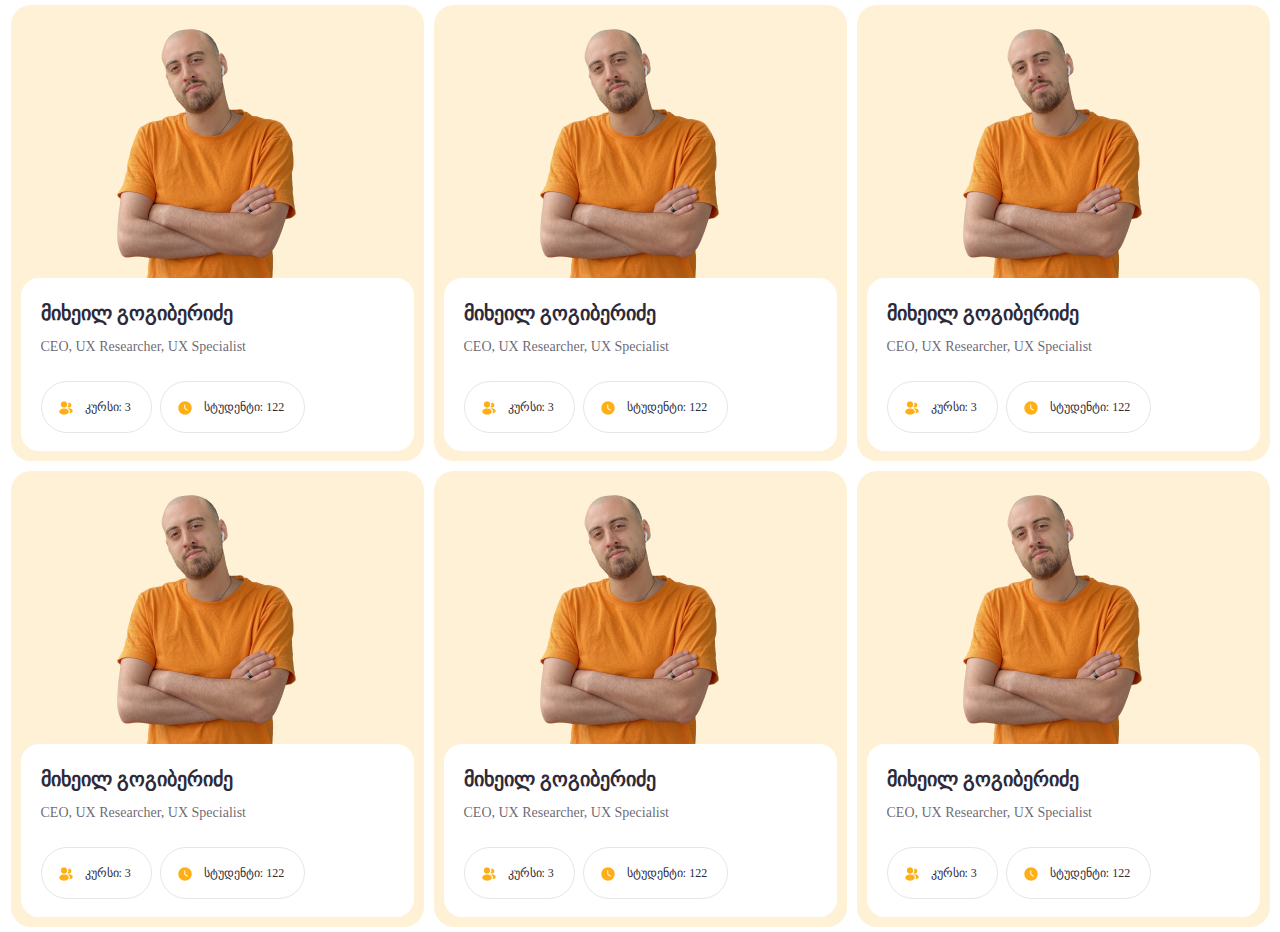
<file: index.html>
<!DOCTYPE html>
<html lang="en">
<head>
    <meta charset="UTF-8">
    <meta http-equiv="X-UA-Compatible" content="IE=edge">
    <meta name="viewport" content="width=device-width, initial-scale=1.0">
    <link href="https://cdn.jsdelivr.net/npm/bootstrap@5.0.2/dist/css/bootstrap.min.css" rel="stylesheet" integrity="sha384-EVSTQN3/azprG1Anm3QDgpJLIm9Nao0Yz1ztcQTwFspd3yD65VohhpuuCOmLASjC" crossorigin="anonymous">
    <link rel="stylesheet" href="./reset.css">
    <link rel="stylesheet" href="./style.css">
    <title>WTF</title>
</head>
<body>
    
    <section class="mainSec">
      <div class="firstSec">
        <a class="cardlink" href="#">
        <div class="sliderCard">
          <img class="sliderImg" src="./images/Mikheil 13.png" alt="13">
          <div class="sliderBox">
            <h4>მიხეილ გოგიბერიძე</h4>
            <p class="prof">CEO, UX Researcher, UX Specialist</p>
            <div class="slCourses">
              <p><img class="clck" src="./images/yellowman.png" alt=""> კურსი: 3</p>
              <p><img class="many" src="./images/clock.png" alt=""> სტუდენტი: 122</p>
            </div>
          </div>
        </a>
        </div>

        <a class="cardlink" href="#">
        <div class="sliderCard">
          <img class="sliderImg" src="./images/Mikheil 13.png" alt="13">
          <div class="sliderBox">
            <h4>მიხეილ გოგიბერიძე</h4>
            <p class="prof">CEO, UX Researcher, UX Specialist</p>
            <div class="slCourses">
              <p><img class="clck" src="./images/yellowman.png" alt=""> კურსი: 3</p>
              <p><img class="many" src="./images/clock.png" alt=""> სტუდენტი: 122</p>
            </div>
          </div>
        </div>
      </a>

      <a class="cardlink" href="#">
        <div class="sliderCard">
          <img class="sliderImg" src="./images/Mikheil 13.png" alt="13">
          <div class="sliderBox">
            <h4>მიხეილ გოგიბერიძე</h4>
            <p class="prof">CEO, UX Researcher, UX Specialist</p>
            <div class="slCourses">
              <p><img class="clck" src="./images/yellowman.png" alt=""> კურსი: 3</p>
              <p><img class="many" src="./images/clock.png" alt=""> სტუდენტი: 122</p>
            </div>
          </div>
        </div>
      </a>
    </div>
    

    
      <div class="secondSec">
        <a class="cardlink" href="#">
        <div class="sliderCard">
          <img class="sliderImg" src="./images/Mikheil 13.png" alt="13">
          <div class="sliderBox">
            <h4>მიხეილ გოგიბერიძე</h4>
            <p class="prof">CEO, UX Researcher, UX Specialist</p>
            <div class="slCourses">
              <p><img class="clck" src="./images/yellowman.png" alt=""> კურსი: 3</p>
              <p><img class="many" src="./images/clock.png" alt=""> სტუდენტი: 122</p>
            </div>
          </div>
        </div>
      </a>

      <a class="cardlink" href="#">
        <div class="sliderCard">
          <img class="sliderImg" src="./images/Mikheil 13.png" alt="13">
          <div class="sliderBox">
            <h4>მიხეილ გოგიბერიძე</h4>
            <p class="prof">CEO, UX Researcher, UX Specialist</p>
            <div class="slCourses">
              <p><img class="clck" src="./images/yellowman.png" alt=""> კურსი: 3</p>
              <p><img class="many" src="./images/clock.png" alt=""> სტუდენტი: 122</p>
            </div>
          </div>
        </div>
      </a>

      <a class="cardlink" href="#">
        <div class="sliderCard">
          <img class="sliderImg" src="./images/Mikheil 13.png" alt="13">
          <div class="sliderBox">
            <h4>მიხეილ გოგიბერიძე</h4>
            <p class="prof">CEO, UX Researcher, UX Specialist</p>
            <div class="slCourses">
              <p><img class="clck" src="./images/yellowman.png" alt=""> კურსი: 3</p>
              <p><img class="many" src="./images/clock.png" alt=""> სტუდენტი: 122</p>
            </div>
          </div>
        </div>
      </a>
    </div>
  </section>




<!-- slider -->




    <!-- <div class="slider">
      <div class="slides">
        <!-- radio btns -->

        <!-- <input type="radio" name="radio-btn" id="radio1">
        <input type="radio" name="radio-btn" id="radio2">
        <input type="radio" name="radio-btn" id="radio3"> -->

        <!-- images -->

        <!-- <div class="slide first">
          <div class="sliderCard">
            <img class="sliderImg" src="./images/Mikheil 13.png" alt="13">
            <div class="sliderBox">
              <h4>მიხეილ გოგიბერიძე</h4>
              <p class="prof">CEO, UX Researcher, UX Specialist</p>
              <div class="slCourses">
                <p><img class="clck" src="./images/yellowman.png" alt=""> კურსი: 3</p>
                <p><img class="many" src="./images/clock.png" alt=""> სტუდენტი: 122</p>
              </div>
            </div>
          </div>
        </div>
        <div class="slide">
          <div class="sliderCard">
            <img class="sliderImg" src="./images/Mikheil 13.png" alt="13">
            <div class="sliderBox">
              <h4>მიხეილ გოგიბერიძე</h4>
              <p class="prof">CEO, UX Researcher, UX Specialist</p>
              <div class="slCourses">
                <p><img class="clck" src="./images/yellowman.png" alt=""> კურსი: 3</p>
                <p><img class="many" src="./images/clock.png" alt=""> სტუდენტი: 122</p>
              </div>
            </div>
          </div>
        </div>
        <div class="slide">
          <div class="sliderCard">
            <img class="sliderImg" src="./images/Mikheil 13.png" alt="13">
            <div class="sliderBox">
              <h4>მიხეილ გოგიბერიძე</h4>
              <p class="prof">CEO, UX Researcher, UX Specialist</p>
              <div class="slCourses">
                <p><img class="clck" src="./images/yellowman.png" alt=""> კურსი: 3</p>
                <p><img class="many" src="./images/clock.png" alt=""> სტუდენტი: 122</p>
              </div>
            </div>
          </div>
        </div> -->

        <!-- automatic navigation -->

        <!-- <div class="navigation-auto">
          <div class="auto-btn1"></div>
          <div class="auto-btn2"></div>
          <div class="auto-btn3"></div>
        </div>
      </div>
    
      <div class="navigation-manual">
        <label for="radio1" class="manual-btn"></label>
        <label for="radio2" class="manual-btn"></label>
        <label for="radio3" class="manual-btn"></label>
      </div>
    </div>

    <script>
      var counter = 1 
      setInterval(function(){
        document.getElementById('radio' + counter).checked = true;
        counter++;
        if(counter > 3){
          counter = 1;
        }
      }, 5000);
    </script> --> 


    <script src="https://cdn.jsdelivr.net/npm/bootstrap@5.0.2/dist/js/bootstrap.bundle.min.js" integrity="sha384-MrcW6ZMFYlzcLA8Nl+NtUVF0sA7MsXsP1UyJoMp4YLEuNSfAP+JcXn/tWtIaxVXM" crossorigin="anonymous"></script>
</body>
</html>
</file>
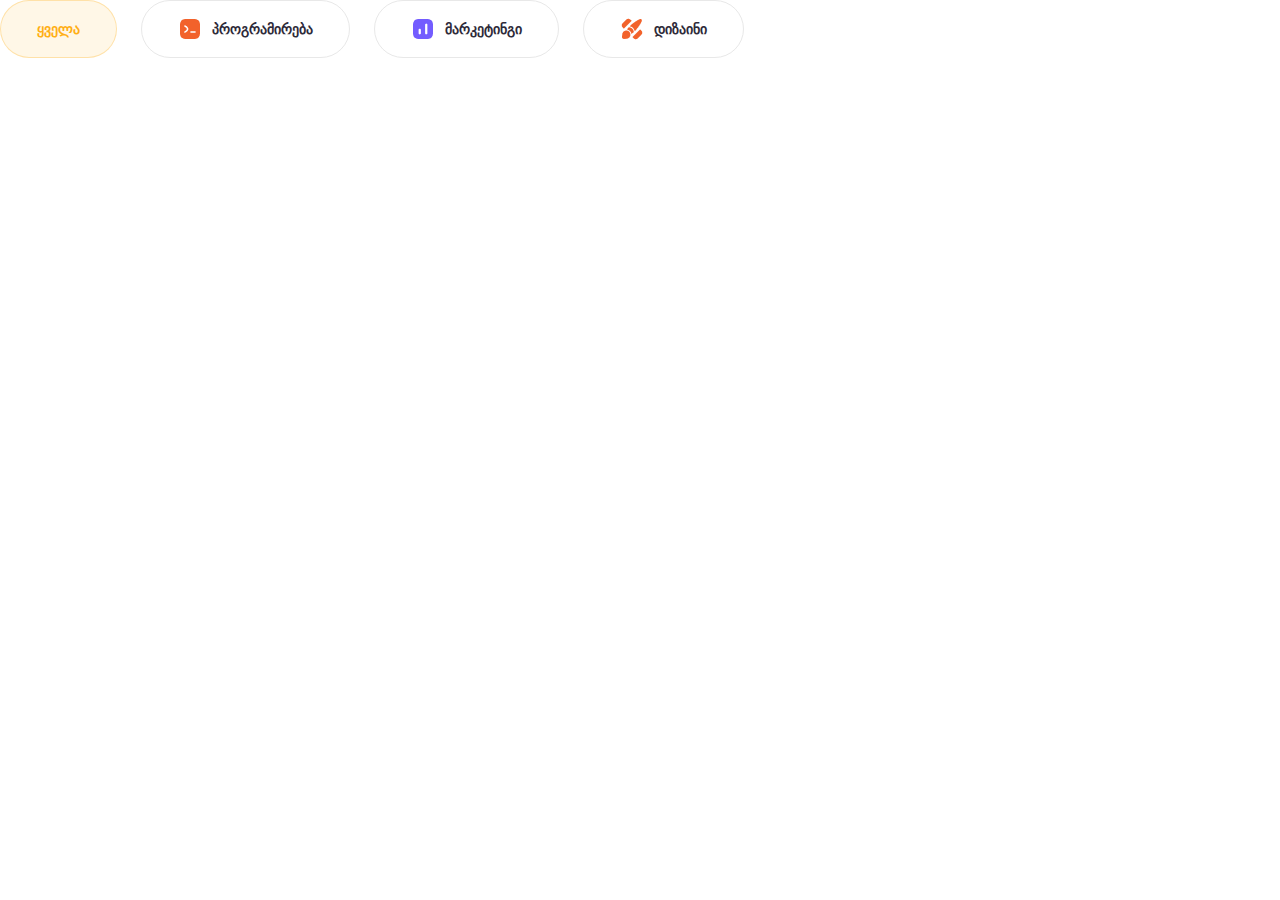
<file: alink.html>
<!DOCTYPE html>
<html lang="en">
<head>
    <meta charset="UTF-8">
    <meta http-equiv="X-UA-Compatible" content="IE=edge">
    <meta name="viewport" content="width=device-width, initial-scale=1.0">
    <link rel="stylesheet" href="./reset.css">
    <link rel="stylesheet" href="./alinks.css">
    <title>Document</title>
</head>
<body>
    <div>
        <a class="all" href="#">ყველა</a>
        <a class="pro" href="#"><img src="./images/prog.png" alt=""> პროგრამირება</a>
        <a class="mark" href="#"><img src="./images/mark.png" alt=""> მარკეტინგი</a>
        <a class="desi" href="#"><img src="./images/desi.png" alt=""> დიზაინი</a>
    </div>
</body>
</html>
</file>
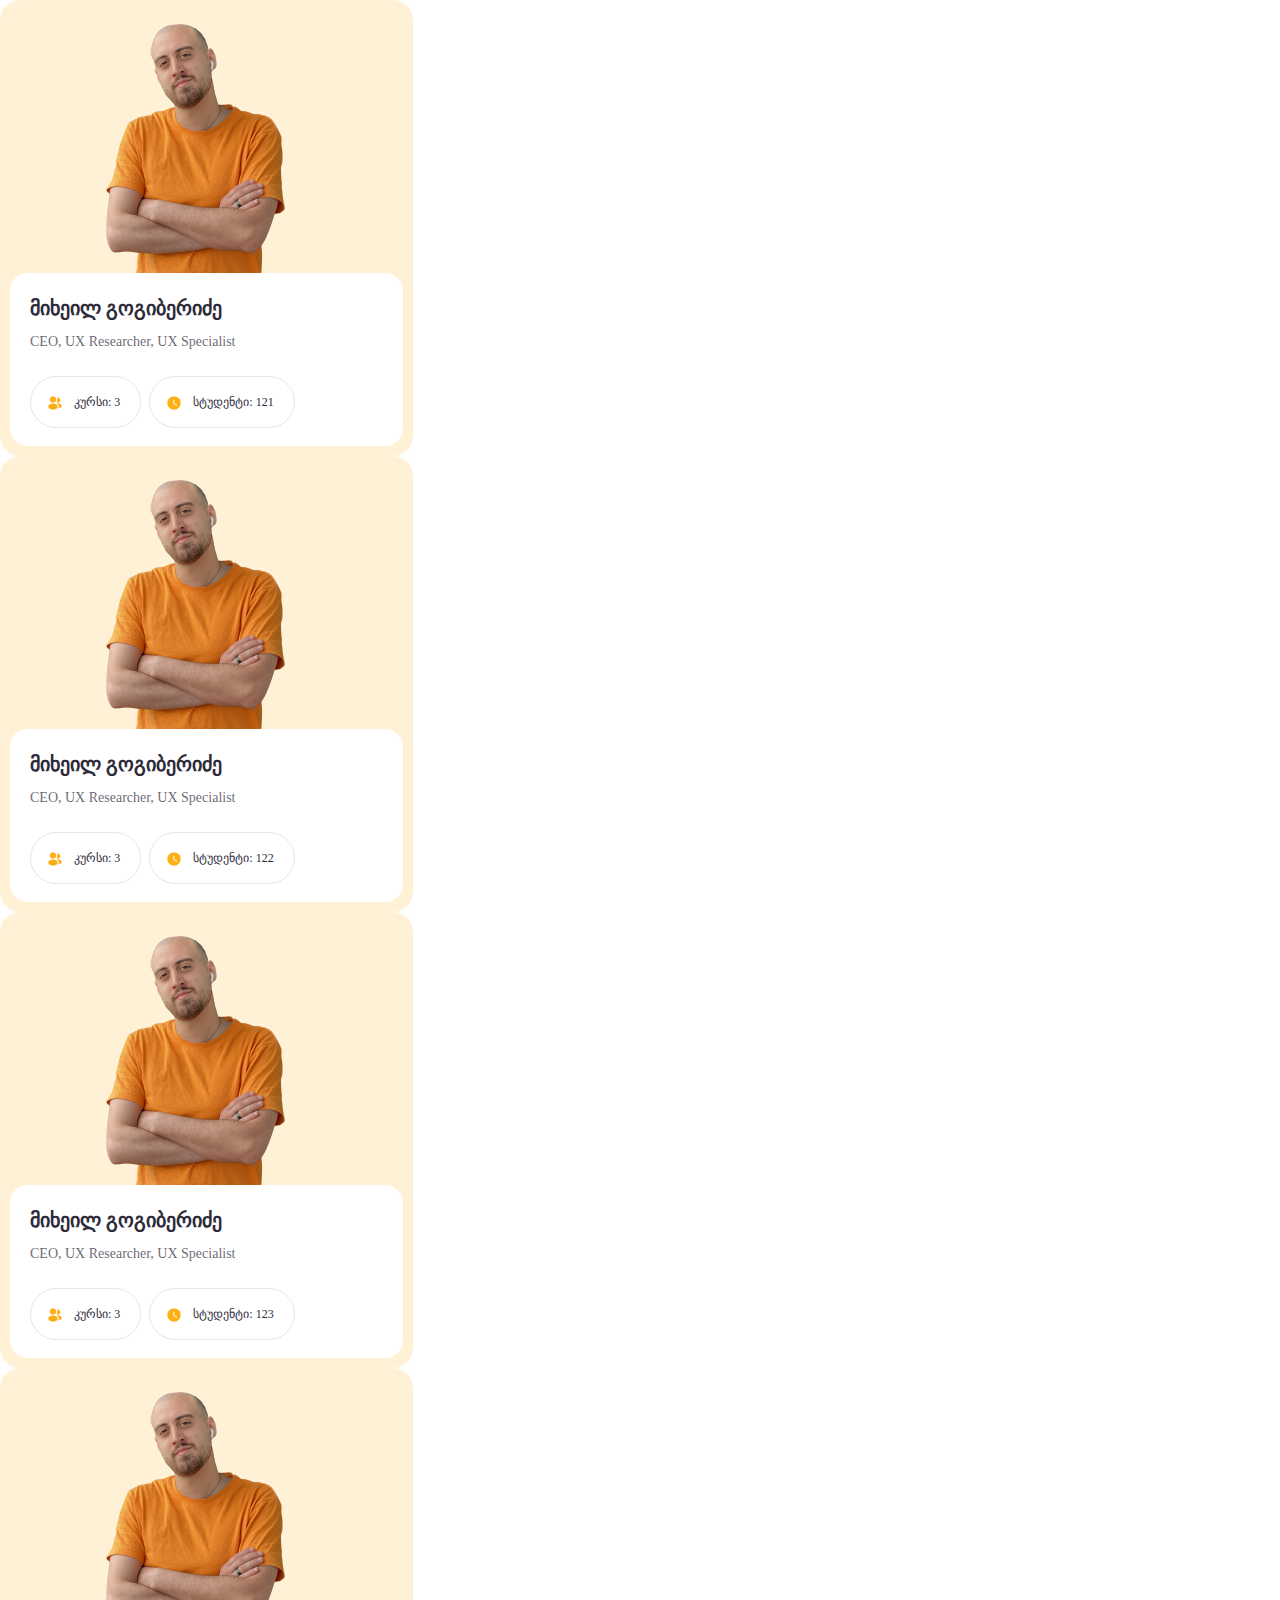
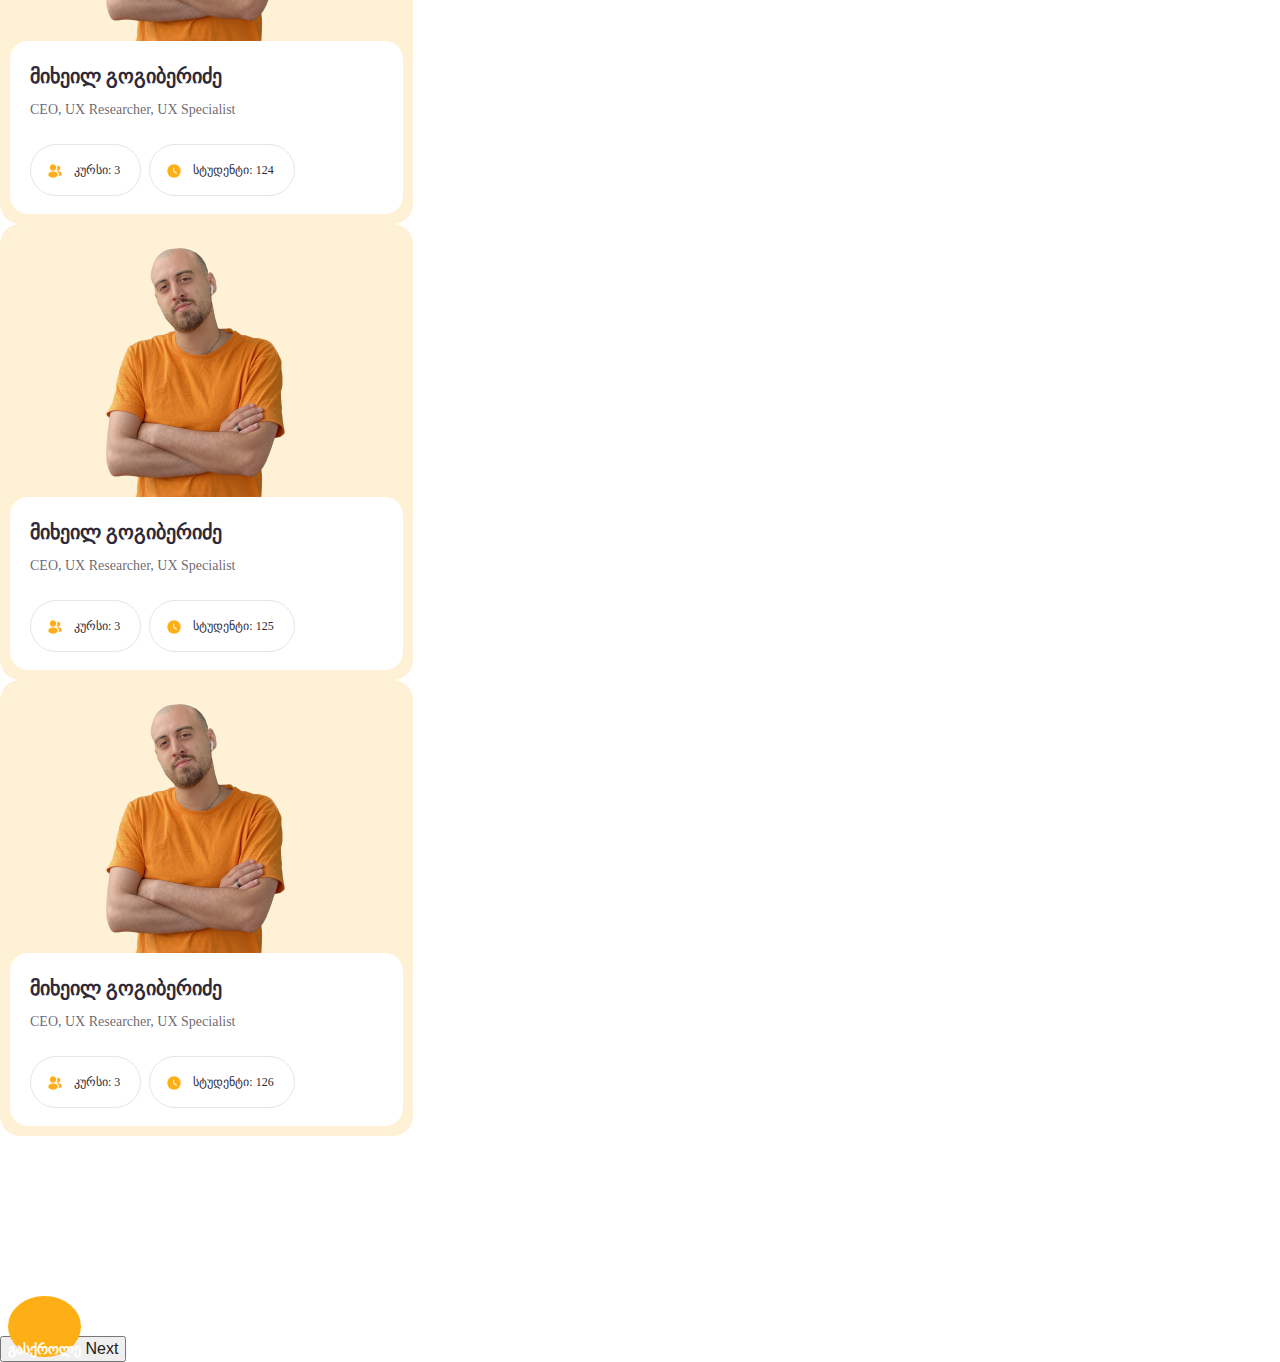
<file: slider.html>
<!DOCTYPE html>
<html lang="en">
<head>
    <meta charset="UTF-8">
    <meta http-equiv="X-UA-Compatible" content="IE=edge">
    <meta name="viewport" content="width=device-width, initial-scale=1.0">
    <link href="https://cdn.jsdelivr.net/npm/bootstrap@5.0.2/dist/css/bootstrap.min.css" rel="stylesheet" integrity="sha384-EVSTQN3/azprG1Anm3QDgpJLIm9Nao0Yz1ztcQTwFspd3yD65VohhpuuCOmLASjC" crossorigin="anonymous">
    <link rel="stylesheet" href="./reset.css">
    <link rel="stylesheet" href="./slider.css">
    <title>გასქროლე</title>
</head>
<body>
    <div id="carouselExampleIndicators" class="carousel slide" data-bs-ride="carousel">
        <!-- <div class="carousel-indicators visually-hidden">
          <button type="button" data-bs-target="#carouselExampleIndicators" data-bs-slide-to="0" class="active" aria-current="true" aria-label="Slide 1"></button>
          <button type="button" data-bs-target="#carouselExampleIndicators" data-bs-slide-to="1" aria-label="Slide 2"></button>
          <button type="button" data-bs-target="#carouselExampleIndicators" data-bs-slide-to="2" aria-label="Slide 3"></button>
          <button type="button" data-bs-target="#carouselExampleIndicators" data-bs-slide-to="3" aria-label="Slide 4"></button>
          <button type="button" data-bs-target="#carouselExampleIndicators" data-bs-slide-to="4" aria-label="Slide 5"></button>
          <button type="button" data-bs-target="#carouselExampleIndicators" data-bs-slide-to="5" aria-label="Slide 6"></button>
        </div> -->
        <div class="carousel-inner">
          <div class="carousel-item active">
            <div class="sliderCard d-block">
                <img class="sliderImg" src="./images/Mikheil 13.png" alt="13">
                <div class="sliderBox">
                  <h4>მიხეილ გოგიბერიძე</h4>
                  <p class="prof">CEO, UX Researcher, UX Specialist</p>
                  <div class="slCourses">
                    <p><img class="clck" src="./images/yellowman.png" alt=""> კურსი: 3</p>
                    <p><img class="many" src="./images/clock.png" alt=""> სტუდენტი: 121</p>
                  </div>
                </div>
              </div>
          </div>
          <div class="carousel-item">
            <div class="sliderCard d-block">
                <img class="sliderImg" src="./images/Mikheil 13.png" alt="13">
                <div class="sliderBox">
                  <h4>მიხეილ გოგიბერიძე</h4>
                  <p class="prof">CEO, UX Researcher, UX Specialist</p>
                  <div class="slCourses">
                    <p><img class="clck" src="./images/yellowman.png" alt=""> კურსი: 3</p>
                    <p><img class="many" src="./images/clock.png" alt=""> სტუდენტი: 122</p>
                  </div>
                </div>
              </div>
          </div>
          <div class="carousel-item">
            <div class="sliderCard d-block">
                <img class="sliderImg" src="./images/Mikheil 13.png" alt="13">
                <div class="sliderBox">
                  <h4>მიხეილ გოგიბერიძე</h4>
                  <p class="prof">CEO, UX Researcher, UX Specialist</p>
                  <div class="slCourses">
                    <p><img class="clck" src="./images/yellowman.png" alt=""> კურსი: 3</p>
                    <p><img class="many" src="./images/clock.png" alt=""> სტუდენტი: 123</p>
                  </div>
                </div>
              </div>
          </div>
          <div class="carousel-item">
            <div class="sliderCard d-block">
                <img class="sliderImg" src="./images/Mikheil 13.png" alt="13">
                <div class="sliderBox">
                  <h4>მიხეილ გოგიბერიძე</h4>
                  <p class="prof">CEO, UX Researcher, UX Specialist</p>
                  <div class="slCourses">
                    <p><img class="clck" src="./images/yellowman.png" alt=""> კურსი: 3</p>
                    <p><img class="many" src="./images/clock.png" alt=""> სტუდენტი: 124</p>
                  </div>
                </div>
              </div>
          </div>
          <div class="carousel-item">
            <div class="sliderCard d-block">
                <img class="sliderImg" src="./images/Mikheil 13.png" alt="13">
                <div class="sliderBox">
                  <h4>მიხეილ გოგიბერიძე</h4>
                  <p class="prof">CEO, UX Researcher, UX Specialist</p>
                  <div class="slCourses">
                    <p><img class="clck" src="./images/yellowman.png" alt=""> კურსი: 3</p>
                    <p><img class="many" src="./images/clock.png" alt=""> სტუდენტი: 125</p>
                  </div>
                </div>
              </div>
          </div>
          <div class="carousel-item">
            <div class="sliderCard d-block">
                <img class="sliderImg" src="./images/Mikheil 13.png" alt="13">
                <div class="sliderBox">
                  <h4>მიხეილ გოგიბერიძე</h4>
                  <p class="prof">CEO, UX Researcher, UX Specialist</p>
                  <div class="slCourses">
                    <p><img class="clck" src="./images/yellowman.png" alt=""> კურსი: 3</p>
                    <p><img class="many" src="./images/clock.png" alt=""> სტუდენტი: 126</p>
                  </div>
                </div>
              </div>
          </div>
        </div>
        <div id="to-hover">
          <div id="to-show">
        <button class="carousel-control-prev" type="button" data-bs-target="#carouselExampleIndicators" data-bs-slide="prev">
          <span class="gasqrole carousel-control-prev-icon" aria-hidden="true">გასქროლე</span>
          <span class="visually-hidden">Previous</span>
        </button>
      </div>
      </div>

        <button class="gasqrolebtn carousel-control-next" type="button" data-bs-target="#carouselExampleIndicators" data-bs-slide="next">
          <span class="gasqrole carousel-control-next-icon " aria-hidden="true">გასქროლე</span>
          <span class="visually-hidden">Next</span>
        </button>
      </div>



<swiper _ngcontent-cavea-plus-frontend-c61="" containermodifierclass="swiper-container" slidesperview="auto" slideclass="swiper-slide" wrapperclass="swiper-wrapper" class="swiper-container swiper-containerinitialized swiper-containerhorizontal swiper-containerpointer-events swiper-containerfree-mode">



      <script src="https://cdn.jsdelivr.net/npm/bootstrap@5.0.2/dist/js/bootstrap.bundle.min.js" integrity="sha384-MrcW6ZMFYlzcLA8Nl+NtUVF0sA7MsXsP1UyJoMp4YLEuNSfAP+JcXn/tWtIaxVXM" crossorigin="anonymous"></script>
</body>
</html>
</file>
<file: style.css>
/*  six cards */

   .mainSec {
      flex-wrap: wrap;
    }
    


    .sliderCard {
      background-color: #FFF1D6;
      border-radius: 20px;
      width: 413px;
      height: 456px;
      margin: 5px;
      position: relative;
  }
  
  .sliderBox {
      background-color: white;
      width: 393px;
      height: 173px;
      border-radius: 18px;
      margin-left: 10px;
      
  }
  .sliderImg {
     margin-top: 24px; 
     position: relative;
     justify-content: center;
     margin-left: 100px;
  }
  .sliderBox h4 {
      font-size: 20px;
      font-weight: 600;
      line-height: 30px;
      color: #2E2A39;
      margin-bottom: 8px;
      padding-left: 20px;
      padding-top: 20px;
  }
  .sliderBox .prof {
      font-size: 14px;
      font-weight: 400;
      line-height: 21px;
      color: #2E2A39B7;
      padding-bottom: 24px;
      padding-left: 20px;
  }
  .slCourses {
      display: flex;
      padding-left: 20px;
  }
  .slCourses p {
      font-size: 12px;
      font-weight: 400;
      line-height: 18px;
      color: #2E2A39;
      border: 1px solid #E6E6E6;
      border-radius: 46px;
      padding: 16px 20px 16px 16px;
  }
  .clck, .many, .slCourses p:first-child{
      margin-right: 8px;
  }
  .mainSec {
      display: flex;
      justify-content: center;
  }
  .firstSec {
    display: flex;
    flex-wrap: wrap;
  }
  .secondSec {
    display: flex;
    flex-wrap: wrap;
  }
  .cardlink {
    text-decoration: none;
  }




  /* Slider */
  
  .slider {
      max-width: 900px;
      margin: 0 auto;
      height: 500px;
      justify-content: center;
      /* overflow: hidden; */
    }
    .slides {
      display: flex;
      width: 250%;
      height: 500px;
    }
   .slides input {
     display: none;
   }
   .slide {
     width: 20%;
     transition: 2s;
   }
   
   /* manual navigation */
   
   .navigation-manual {
   margin-top: -40px;
   justify-content: center;
   display: flex;
   }
   .manual-btn {
     padding: 5px;
     border-radius: 10px;
     cursor: pointer;
     transition: 1s;
     background-color: #DADBDD;
     width: 6px;
     height: 6px;
   }
   
   .manual-btn:not(:last-child) {
     margin-right: 8px;
   }
   
   .manual-btn:hover {
     background-color: #ff707a;
     width: 8px;
     height: 8px;
   }
   
   #radio1:checked ~ .first {
     margin-left: 0;
   }
   #radio2:checked ~ .first {
     margin-left: -10%;
   }
   #radio3:checked ~ .first {
     margin-left: -20%;
   }
   
   /* auto navigation */
   
   #radio1:checked ~ .navigation-auto .auto-btn1 {
     background: #ff707a;
   }
   #radio2:checked ~ .navigation-auto .auto-btn2 {
     background: #ff707a;
   }
   #radio3:checked ~ .navigation-auto .auto-btn3 {
     background: #ff707a;
   }
</file>
<file: alinks.css>
div {
    display: flex;
    flex-wrap: wrap;
}
div a {
    margin-right: 24px;
}

.all, .pro, .mark, .desi {
    padding: 16px 36px;
    border-radius: 34px;
    font-style: normal;
    font-weight: 600;
    font-size: 14px;
    line-height: 17px;
    display: flex;
    align-items: center;
    text-decoration: none;
}
.all {
    border: 1px solid rgba(255, 175, 22, 0.3);
    background: rgba(255, 175, 22, 0.1);
    color: #FFAF16;
}

.pro, .mark, .desi {
    border: 1px solid #E8E8E8;
    color: #2E2A39;;
}
img {
    margin-right: 10px;
}
</file>
<file: slider.css>
.gasqrole {
    padding-top: 45px;
    width: 120px;
    height: 120px;
    background: #FFAF16;
    border-radius: 50%;
    font-style: normal;
    font-weight: 600;
    font-size: 14px;
    line-height: 20px;
    color: #FFFFFF;
    transform: rotate(-15deg);
}


.sliderCard {
    background-color: #FFF1D6;
    border-radius: 20px;
    width: 413px;
    height: 456px;
    margin-right: 10px;
    position: relative;
}

.sliderBox {
    background-color: white;
    width: 393px;
    height: 173px;
    border-radius: 18px;
    margin-left: 10px;
    
}
.sliderImg {
   margin-top: 24px; 
   position: relative;
   justify-content: center;
   margin-left: 100px;
}
.sliderBox h4 {
    font-size: 20px;
    font-weight: 600;
    line-height: 30px;
    color: #2E2A39;
    margin-bottom: 8px;
    padding-left: 20px;
    padding-top: 20px;
}
.sliderBox .prof {
    font-size: 14px;
    font-weight: 400;
    line-height: 21px;
    color: #2E2A39B7;
    padding-bottom: 24px;
    padding-left: 20px;
}
.slCourses {
    display: flex;
    padding-left: 20px;
}
.slCourses p {
    font-size: 12px;
    font-weight: 400;
    line-height: 18px;
    color: #2E2A39;
    border: 1px solid #E6E6E6;
    border-radius: 46px;
    padding: 16px 20px 16px 16px;
}
.clck, .many, .slCourses p:first-child{
    margin-right: 8px;
}
.mainSec {
    display: flex;
    justify-content: center;
}

#to-show button {
    display: none;  
}
#to-show{
    width: 200px;
    height: 200px;
}
#to-hover{
    width: 200px;
    height: 200px;
}
#to-show:hover>button{
    display: block;
}
</file>
